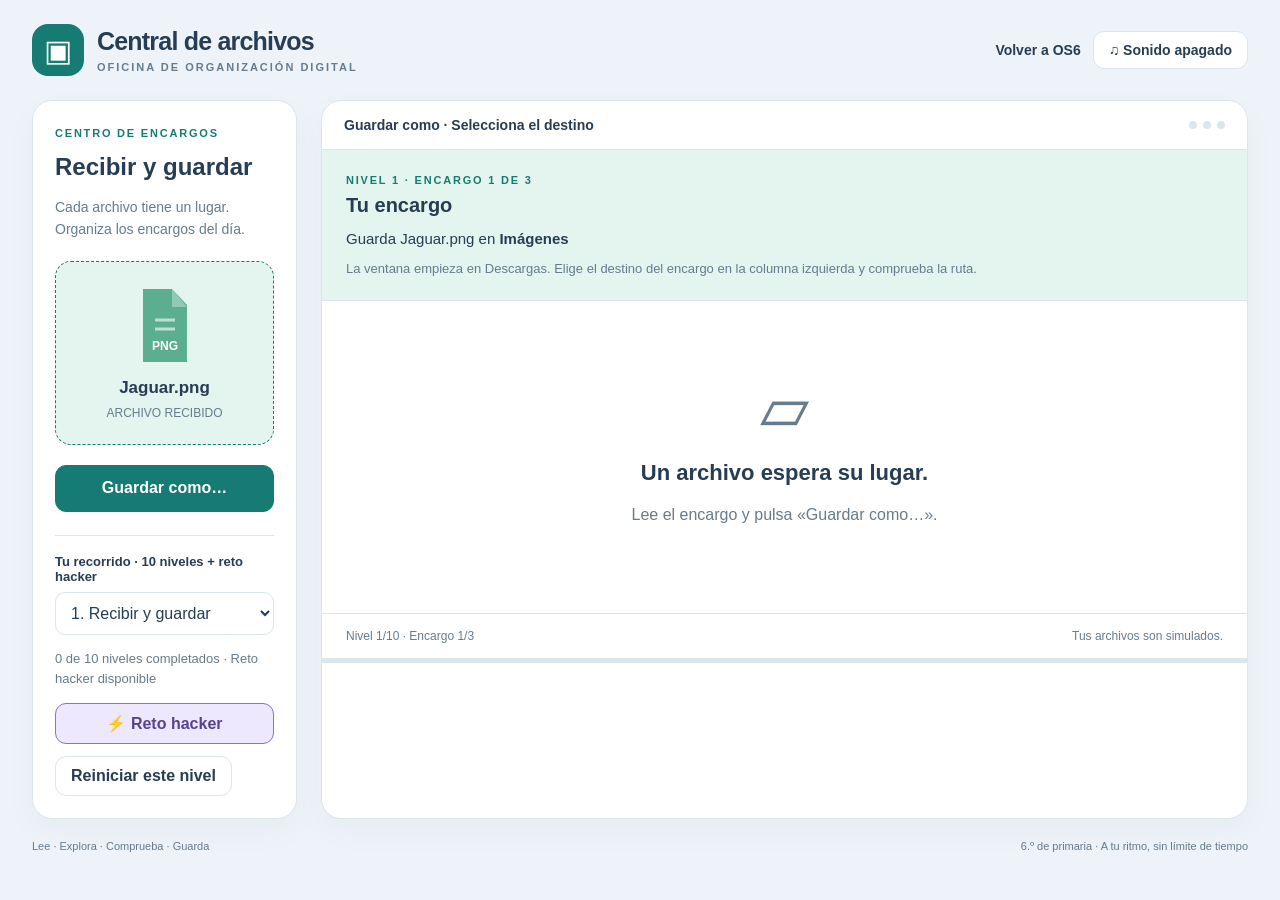
<file: actividades/central-archivos/index.html>
<!doctype html><html lang="es"><head><meta charset="utf-8"><meta name="viewport" content="width=device-width,initial-scale=1"><title>Central de archivos · OS6</title><link rel="stylesheet" href="../archivo-engine/style.css?v=os6-estaciones-1"></head><body class="central" data-theme="central"><div class="app"><header><div class="identity"><span class="emblem" aria-hidden="true">▣</span><div><h1>Central de archivos</h1><small>OFICINA DE ORGANIZACIÓN DIGITAL</small></div></div><div class="header-tools"><a href="../../" class="back">Volver a OS6</a><button id="sound" aria-pressed="false">♫ Sonido apagado</button></div></header><main><aside class="panel dispatch"><span class="eyebrow">CENTRO DE ENCARGOS</span><h2 id="level-title"></h2><p class="brief" id="story"></p><div class="file-preview" id="file-preview"></div><button class="primary" id="begin">Guardar como…</button><div class="levels"><label for="level-select">Tu recorrido · 10 niveles + reto hacker</label><select id="level-select"></select><p class="collection" id="collection"></p><button id="hacker" class="hacker-button">⚡ Reto hacker</button><button id="retry">Reiniciar este nivel</button></div></aside><section class="panel workspace" aria-label="Explorador de archivos"><div class="window-bar"><span id="window-title">Terminal de archivos</span><span class="lights" aria-hidden="true"><i></i><i></i><i></i></span></div><div class="task"><span class="eyebrow" id="order-number"></span><h2 id="order-title">Tu encargo</h2><div class="route-request" id="request"></div><p id="extra"></p></div><div id="idle" class="idle"><span class="big-icon" aria-hidden="true">▱</span><strong>Un archivo espera su lugar.</strong><p>Lee el encargo y pulsa «Guardar como…».</p></div><div class="explorer" id="explorer" hidden><div class="save-window-title"><span aria-hidden="true">▧</span><strong id="save-dialog-title">Guardar como</strong><button id="cancel-save" aria-label="Cerrar ventana Guardar como">×</button></div><div class="toolbar"><button id="up" aria-label="Subir una carpeta">Subir</button><nav class="breadcrumb" id="breadcrumb" aria-label="Ruta actual"></nav><button id="new-folder" hidden>Nueva carpeta</button></div><p class="tip">Un clic selecciona una carpeta. Doble clic o «Abrir carpeta» para entrar.</p><div class="file-browser"><nav id="folder-tree" class="folder-tree" aria-label="Carpetas de Windows"></nav><section class="file-list" aria-label="Contenido de la carpeta"><div class="folder-list-heading"><span>Nombre</span><span>Tipo</span></div><div id="folders" class="folders"></div><button id="open-folder" disabled>Abrir carpeta</button></section></div><div class="save-row"><label for="filename">Nombre del archivo<input id="filename" autocomplete="off" spellcheck="false"></label><div class="save-actions"><button class="primary" id="save">Guardar</button><button id="cancel-bottom">Cancelar</button></div></div><p class="windows-tip"><strong>¿Dónde quedará?</strong> En la carpeta que muestra la ruta de arriba. Descargas es el destino inicial; puedes elegir otro a la izquierda.</p></div><div class="feedback" id="feedback" role="status" aria-live="polite" hidden><strong id="onomatopoeia"></strong><p id="feedback-text"></p><button id="continue" hidden>Siguiente encargo</button></div><div class="bottom"><span id="counter"></span><span id="saved-path">Tus archivos son simulados.</span></div><div class="progress"><div id="progress"></div></div></section></main><footer><span>Lee · Explora · Comprueba · Guarda</span><span>6.º de primaria · A tu ritmo, sin límite de tiempo</span></footer></div><dialog id="folder-dialog" aria-labelledby="folder-title"><form id="folder-form"><h2 id="folder-title">Nueva carpeta</h2><label for="folder-name">Nombre de la carpeta</label><input id="folder-name" autocomplete="off" maxlength="60" required><p id="folder-error" class="form-error" role="status"></p><div class="actions"><button type="button" id="folder-cancel">Cancelar</button><button type="submit">Crear carpeta</button></div></form></dialog><dialog id="reset-dialog" aria-labelledby="reset-title"><h2 id="reset-title">¿Reiniciar este nivel?</h2><p>Volverás al primer encargo de este nivel. Los otros niveles completados se conservan.</p><div class="actions"><button id="reset-cancel">Cancelar</button><button id="reset-confirm">Reiniciar nivel</button></div></dialog><script src="../archivo-engine/rules.js?v=os6-estaciones-1"></script><script src="../../laboratorio/engine.js"></script><script src="../archivo-engine/evidence.js?v=os6-estaciones-1"></script><script src="../archivo-engine/game.js?v=os6-estaciones-1"></script></body></html>
</file>
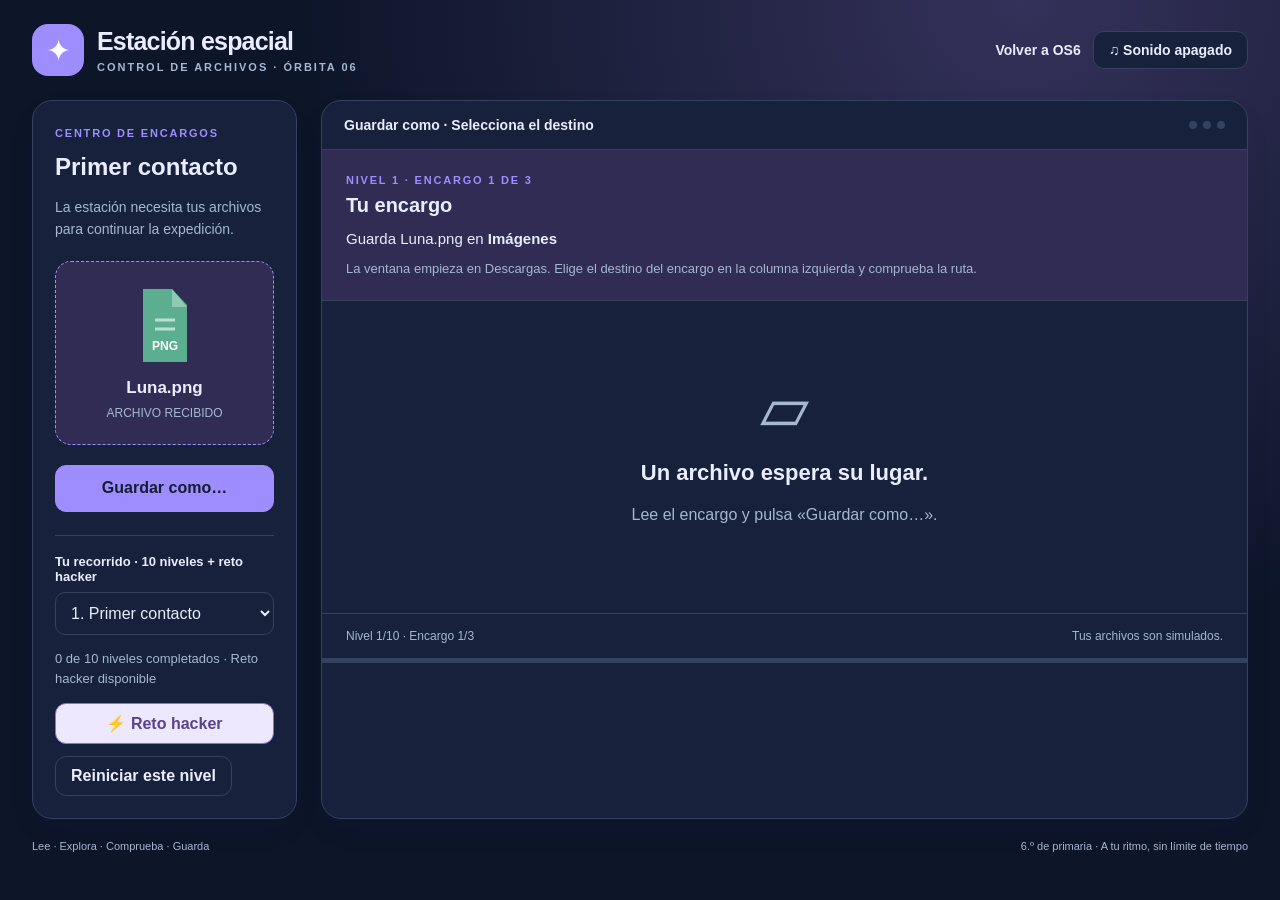
<file: actividades/estacion-espacial/index.html>
<!doctype html><html lang="es"><head><meta charset="utf-8"><meta name="viewport" content="width=device-width,initial-scale=1"><title>Estación espacial · OS6</title><link rel="stylesheet" href="../archivo-engine/style.css?v=os6-estaciones-1"></head><body class="space" data-theme="space"><div class="app"><header><div class="identity"><span class="emblem" aria-hidden="true">✦</span><div><h1>Estación espacial</h1><small>CONTROL DE ARCHIVOS · ÓRBITA 06</small></div></div><div class="header-tools"><a href="../../" class="back">Volver a OS6</a><button id="sound" aria-pressed="false">♫ Sonido apagado</button></div></header><main><aside class="panel dispatch"><span class="eyebrow">CENTRO DE ENCARGOS</span><h2 id="level-title"></h2><p class="brief" id="story"></p><div class="file-preview" id="file-preview"></div><button class="primary" id="begin">Guardar como…</button><div class="levels"><label for="level-select">Tu recorrido · 10 niveles + reto hacker</label><select id="level-select"></select><p class="collection" id="collection"></p><button id="hacker" class="hacker-button">⚡ Reto hacker</button><button id="retry">Reiniciar este nivel</button></div></aside><section class="panel workspace" aria-label="Explorador de archivos"><div class="window-bar"><span id="window-title">Terminal de archivos</span><span class="lights" aria-hidden="true"><i></i><i></i><i></i></span></div><div class="task"><span class="eyebrow" id="order-number"></span><h2 id="order-title">Tu encargo</h2><div class="route-request" id="request"></div><p id="extra"></p></div><div id="idle" class="idle"><span class="big-icon" aria-hidden="true">▱</span><strong>Un archivo espera su lugar.</strong><p>Lee el encargo y pulsa «Guardar como…».</p></div><div class="explorer" id="explorer" hidden><div class="save-window-title"><span aria-hidden="true">▧</span><strong id="save-dialog-title">Guardar como</strong><button id="cancel-save" aria-label="Cerrar ventana Guardar como">×</button></div><div class="toolbar"><button id="up" aria-label="Subir una carpeta">Subir</button><nav class="breadcrumb" id="breadcrumb" aria-label="Ruta actual"></nav><button id="new-folder" hidden>Nueva carpeta</button></div><p class="tip">Un clic selecciona una carpeta. Doble clic o «Abrir carpeta» para entrar.</p><div class="file-browser"><nav id="folder-tree" class="folder-tree" aria-label="Carpetas de Windows"></nav><section class="file-list" aria-label="Contenido de la carpeta"><div class="folder-list-heading"><span>Nombre</span><span>Tipo</span></div><div id="folders" class="folders"></div><button id="open-folder" disabled>Abrir carpeta</button></section></div><div class="save-row"><label for="filename">Nombre del archivo<input id="filename" autocomplete="off" spellcheck="false"></label><div class="save-actions"><button class="primary" id="save">Guardar</button><button id="cancel-bottom">Cancelar</button></div></div><p class="windows-tip"><strong>¿Dónde quedará?</strong> En la carpeta que muestra la ruta de arriba. Descargas es el destino inicial; puedes elegir otro a la izquierda.</p></div><div class="feedback" id="feedback" role="status" aria-live="polite" hidden><strong id="onomatopoeia"></strong><p id="feedback-text"></p><button id="continue" hidden>Siguiente encargo</button></div><div class="bottom"><span id="counter"></span><span id="saved-path">Tus archivos son simulados.</span></div><div class="progress"><div id="progress"></div></div></section></main><footer><span>Lee · Explora · Comprueba · Guarda</span><span>6.º de primaria · A tu ritmo, sin límite de tiempo</span></footer></div><dialog id="folder-dialog" aria-labelledby="folder-title"><form id="folder-form"><h2 id="folder-title">Nueva carpeta</h2><label for="folder-name">Nombre de la carpeta</label><input id="folder-name" autocomplete="off" maxlength="60" required><p id="folder-error" class="form-error" role="status"></p><div class="actions"><button type="button" id="folder-cancel">Cancelar</button><button type="submit">Crear carpeta</button></div></form></dialog><dialog id="reset-dialog" aria-labelledby="reset-title"><h2 id="reset-title">¿Reiniciar este nivel?</h2><p>Volverás al primer encargo de este nivel. Los otros niveles completados se conservan.</p><div class="actions"><button id="reset-cancel">Cancelar</button><button id="reset-confirm">Reiniciar nivel</button></div></dialog><script src="../archivo-engine/rules.js?v=os6-estaciones-1"></script><script src="../../laboratorio/engine.js"></script><script src="../archivo-engine/evidence.js?v=os6-estaciones-1"></script><script src="../archivo-engine/game.js?v=os6-estaciones-1"></script></body></html>
</file>
<file: actividades/archivo-engine/style.css>
:root{font-family:'Avenir Next','Trebuchet MS',sans-serif;color:#263d53;background:#edf3f8;--accent:#167b73;--soft:#e4f4ee;--panel:#fff;--line:#dbe5ec;--muted:#657c8e;--ink:#263d53}*{box-sizing:border-box}body{margin:0;min-height:100vh}body.space{--accent:#9e8dff;--soft:#302c54;--panel:#17213b;--line:#34415f;--muted:#a6b7d1;--ink:#e9edff;color:var(--ink);background:radial-gradient(ellipse at 80% 0,#34315a,transparent 50%),#0d1529;background-attachment:fixed}button,input,select{font:inherit}button,a{touch-action:manipulation}button{cursor:pointer;border:1px solid var(--line);border-radius:11px;padding:10px 15px;background:var(--panel);color:var(--ink);font-weight:700}button:hover{border-color:var(--accent);background:var(--soft)}button:disabled{opacity:.4;cursor:default}a{color:inherit}button:focus-visible,a:focus-visible,input:focus-visible,select:focus-visible{outline:3px solid #f0bb51;outline-offset:3px}.app{max-width:1440px;margin:auto;padding:24px 32px}header{display:flex;justify-content:space-between;align-items:center;gap:15px;margin-bottom:24px}.identity{display:flex;align-items:center;gap:13px}.emblem{display:grid;place-items:center;background:var(--accent);color:#fff;width:52px;height:52px;border-radius:16px;font-size:30px}h1{font-size:25px;letter-spacing:-.8px;margin:0}header small{display:block;font-size:11px;font-weight:800;letter-spacing:2px;color:var(--muted);margin-top:5px}.header-tools{display:flex;gap:12px;align-items:center;font-size:14px}.back{text-decoration:none;font-weight:700}main{display:grid;grid-template-columns:265px minmax(0,1fr);gap:24px}.panel{border:1px solid var(--line);border-radius:20px;background:var(--panel);box-shadow:0 12px 35px #15335a08}.dispatch{padding:22px}.eyebrow{font-size:11px;font-weight:800;letter-spacing:1.8px;color:var(--accent)}h2{font-size:24px;line-height:1.2;margin:12px 0}p{line-height:1.6}.brief{font-size:14px;color:var(--muted)}.file-preview{background:var(--soft);border:1px dashed var(--accent);border-radius:16px;text-align:center;padding:24px 10px;margin:20px 0}.file-preview svg{width:72px;height:80px;display:block;margin:0 auto 12px}.file-preview strong{display:block;overflow-wrap:anywhere;font-size:17px}.file-preview small{display:block;color:var(--muted);margin-top:8px;font-size:12px}.primary{background:var(--accent);border-color:var(--accent);color:#fff;width:100%;min-height:47px}.space .primary{color:#151d32}.primary:hover{background:var(--accent);filter:brightness(1.1)}.levels{margin-top:23px;border-top:1px solid var(--line);padding-top:18px}.levels label{display:block;font-size:13px;font-weight:700;margin-bottom:8px}select{width:100%;padding:11px;border-radius:10px;border:1px solid var(--line);background:var(--panel);color:var(--ink)}.collection{font-size:13px;color:var(--muted);margin-top:14px}.workspace{overflow:hidden;position:relative}.window-bar{display:flex;align-items:center;justify-content:space-between;padding:16px 22px;border-bottom:1px solid var(--line);font-size:14px;font-weight:800}.lights{display:flex;gap:6px}.lights i{width:8px;height:8px;background:var(--line);border-radius:50%}.task{padding:20px 24px;background:var(--soft);border-bottom:1px solid var(--line)}.task h2{font-size:20px;margin:5px 0 10px}.route-request{font-size:15px;line-height:1.6;overflow-wrap:anywhere}.task p{font-size:13px;color:var(--muted);margin:8px 0 0}.explorer{padding:22px 24px}.explorer[hidden]{display:none}.toolbar{display:flex;gap:9px;align-items:center;flex-wrap:wrap;margin-bottom:14px}.breadcrumb{display:flex;gap:4px;align-items:center;flex-wrap:wrap;flex:1}.breadcrumb button{border:0;font-size:13px;padding:7px;background:var(--soft)}.breadcrumb span{font-size:12px;color:var(--muted)}.tip{font-size:12px;color:var(--muted);margin:0 0 13px}.folders{min-height:210px;display:grid;grid-template-columns:repeat(auto-fill,minmax(115px,1fr));align-content:start;gap:10px}.folder{border:2px solid transparent;min-height:112px;overflow-wrap:anywhere;padding:12px 8px;text-align:center;background:transparent}.folder.selected{border-color:var(--accent);background:var(--soft)}.folder svg{display:block;width:57px;height:47px;margin:0 auto 7px}.folder span{font-size:14px;display:block}.existing{min-height:90px;text-align:center;padding:10px 8px;font-size:12px;overflow-wrap:anywhere;opacity:.8}.existing svg{width:35px;height:42px;display:block;margin:0 auto 6px}.save-row{display:grid;grid-template-columns:1fr 130px;gap:15px;margin-top:18px;border-top:1px solid var(--line);padding-top:20px;align-items:end}.save-row label{font-size:13px;display:block;font-weight:700}.save-row input{display:block;width:100%;border:1px solid var(--line);border-radius:10px;padding:12px;margin-top:8px;color:var(--ink);background:var(--panel)}.empty{grid-column:1/-1;color:var(--muted);font-size:14px;padding:25px;text-align:center}.idle{padding:70px 35px;text-align:center;color:var(--muted)}.idle .big-icon{font-size:64px;display:block;margin-bottom:15px}.idle strong{display:block;color:var(--ink);font-size:22px}.bottom{display:flex;justify-content:space-between;gap:12px;border-top:1px solid var(--line);padding:15px 24px;font-size:12px;color:var(--muted)}.progress{height:5px;background:var(--line)}.progress div{height:100%;background:var(--accent);transition:width .3s}.feedback{margin:0 24px 20px;padding:17px 20px;border-radius:13px;border:1px solid #e4b762;background:#fff1d5;color:#6b4515;display:flex;align-items:center;gap:15px}.feedback[hidden]{display:none}.feedback strong{font-size:25px;white-space:nowrap}.feedback p{margin:0;font-size:14px}.feedback.success{background:#dff5e9;color:#205c43;border-color:#83c8a6}.feedback button{margin-left:auto;background:#fff;color:#205c43;white-space:nowrap}.oops{animation:shake .3s}.pop{animation:pop .35s}dialog{border:1px solid var(--line);border-radius:20px;max-width:440px;width:90%;padding:25px;color:var(--ink);background:var(--panel)}dialog::backdrop{background:#0c152c88}dialog input{width:100%;padding:12px;margin:10px 0;border:1px solid var(--line);border-radius:10px}dialog .actions{display:flex;justify-content:end;gap:10px;margin-top:14px}.form-error{font-size:14px;color:#d55e52}footer{display:flex;justify-content:space-between;font-size:11px;color:var(--muted);margin-top:21px}#new-folder[hidden],#save[hidden],[hidden]{display:none!important}@keyframes shake{25%{transform:translateX(-5px)}75%{transform:translateX(5px)}}@keyframes pop{from{transform:scale(.96);opacity:.3}to{transform:scale(1);opacity:1}}@media(max-width:900px){.app{padding:20px}main{grid-template-columns:220px minmax(0,1fr);gap:15px}.dispatch{padding:17px}.explorer{padding:18px}.task{padding:18px}.save-row{grid-template-columns:1fr}h1{font-size:22px}.header-tools{font-size:12px;gap:8px}}@media(max-width:650px){main{display:block}.dispatch{margin-bottom:16px}.file-preview{display:flex;align-items:center;gap:15px;padding:12px;margin:12px 0;text-align:left}.file-preview svg{width:40px;height:50px;margin:0}.file-preview small{display:none}.brief{margin:6px 0}.dispatch h2{font-size:20px}.levels{margin-top:14px;padding-top:12px}.collection{display:none}header{flex-wrap:wrap}.header-tools{width:100%;justify-content:space-between}.folders{grid-template-columns:repeat(3,minmax(0,1fr))}.feedback{margin:0 15px 15px;flex-wrap:wrap}.feedback strong{font-size:22px}.bottom{padding:14px;font-size:11px}footer span:last-child{display:none}}@media(prefers-reduced-motion:reduce){*,*:before{animation:none!important;transition:none!important}}

/* Fenêtre de sauvegarde proche de Windows, commune aux deux aventures. */
.explorer{padding:0;margin:18px;border:1px solid #bdcad8;border-radius:8px;overflow:hidden;--panel:#fff;--soft:#e9f2fc;--ink:#24364b;--line:#d7dfe8;--accent:#176bb7;--muted:#5e7186;background:#fff;color:var(--ink);box-shadow:0 8px 25px #0a17361c}.save-window-title{display:flex;align-items:center;gap:10px;padding:0 0 0 15px;min-height:38px;background:#f9fafc;font-size:14px}.save-window-title>span{color:#286eae}.save-window-title strong{flex:1;font-weight:600}.save-window-title button{border:0;border-radius:0;background:transparent;font-size:24px;padding:5px 15px}.save-window-title button:hover{background:#d43b39;color:white}.explorer .toolbar{margin:0;padding:9px;border-top:1px solid var(--line);border-bottom:1px solid var(--line);background:#fff}.explorer .breadcrumb{border:1px solid var(--line);padding:3px;border-radius:4px;min-height:37px}.explorer .breadcrumb button{background:transparent;border-radius:3px;font-size:12px;padding:4px}.explorer .tip{padding:9px 13px;margin:0;border-bottom:1px solid #e7ebf0;background:#fff;font-size:12px}.file-browser{display:grid;grid-template-columns:185px minmax(0,1fr);min-height:270px}.folder-tree{background:#f8fafd;border-right:1px solid var(--line);padding:10px 0;overflow:auto;max-height:340px}.tree-label{font-size:12px;font-weight:700;padding:8px 12px;margin:0;color:#506174}.tree-location{display:flex;gap:9px;align-items:center;width:100%;border:0;border-radius:0;background:transparent;text-align:left;font-size:13px;font-weight:500;padding:8px 10px;line-height:1.3}.tree-location>span:first-child{color:#377cbd;min-width:15px;font-size:17px}.tree-location.active{background:#dcecff;color:#154d81;border-left:3px solid #277bc0}.tree-location:hover{background:#e9f1fb}.tree-user,.tree-branch{font-size:12px;padding:8px;cursor:pointer}.tree-user{padding-left:13px}.file-list{padding:0 12px 12px;min-width:0}.folder-list-heading{display:flex;justify-content:space-between;border-bottom:1px solid var(--line);padding:9px 2px;color:#7b8997;font-size:12px}.explorer .folders{min-height:175px;grid-template-columns:repeat(auto-fill,minmax(100px,1fr));gap:6px;padding:14px 0}.explorer .folder{min-height:90px;padding:8px 4px;border-radius:5px}.explorer .folder svg{width:48px;height:38px}.explorer .folder span{font-size:13px}.explorer #open-folder{font-size:12px;padding:7px 10px}.explorer .save-row{margin:0;padding:14px;background:#f3f6fa;grid-template-columns:1fr 120px;gap:12px}.save-actions{display:grid;gap:8px}.save-actions .primary{min-height:37px}.save-actions button{border-radius:5px;padding:7px;font-size:13px}.explorer .save-row input{border-radius:3px;padding:9px;margin-top:7px;font-size:14px}.windows-tip{margin:0;padding:10px 14px;font-size:12px;line-height:1.5;color:#55697d;background:#f3f6fa;border-top:1px solid #e5ebf2}@media(max-width:900px){.file-browser{grid-template-columns:155px minmax(0,1fr)}.explorer{margin:12px}.tree-location{font-size:12px}.file-list{padding:0 8px 10px}.explorer .folders{grid-template-columns:repeat(auto-fill,minmax(85px,1fr))}}@media(max-width:650px){.file-browser{grid-template-columns:135px minmax(0,1fr)}.folder-tree{max-height:300px}.explorer .save-row{grid-template-columns:1fr}.save-actions{display:flex;justify-content:end}.save-actions .primary{width:120px}.save-actions button{min-width:95px}.explorer .folders{grid-template-columns:repeat(auto-fill,minmax(80px,1fr))}.explorer .toolbar{gap:5px}.explorer .breadcrumb span{font-size:10px}}

.hacker-button{display:block;width:100%;margin:12px 0;border:1px solid #8a72ce;background:#eee8ff;color:#59428d}.hacker-button:hover{background:#e3d7ff}
</file>
